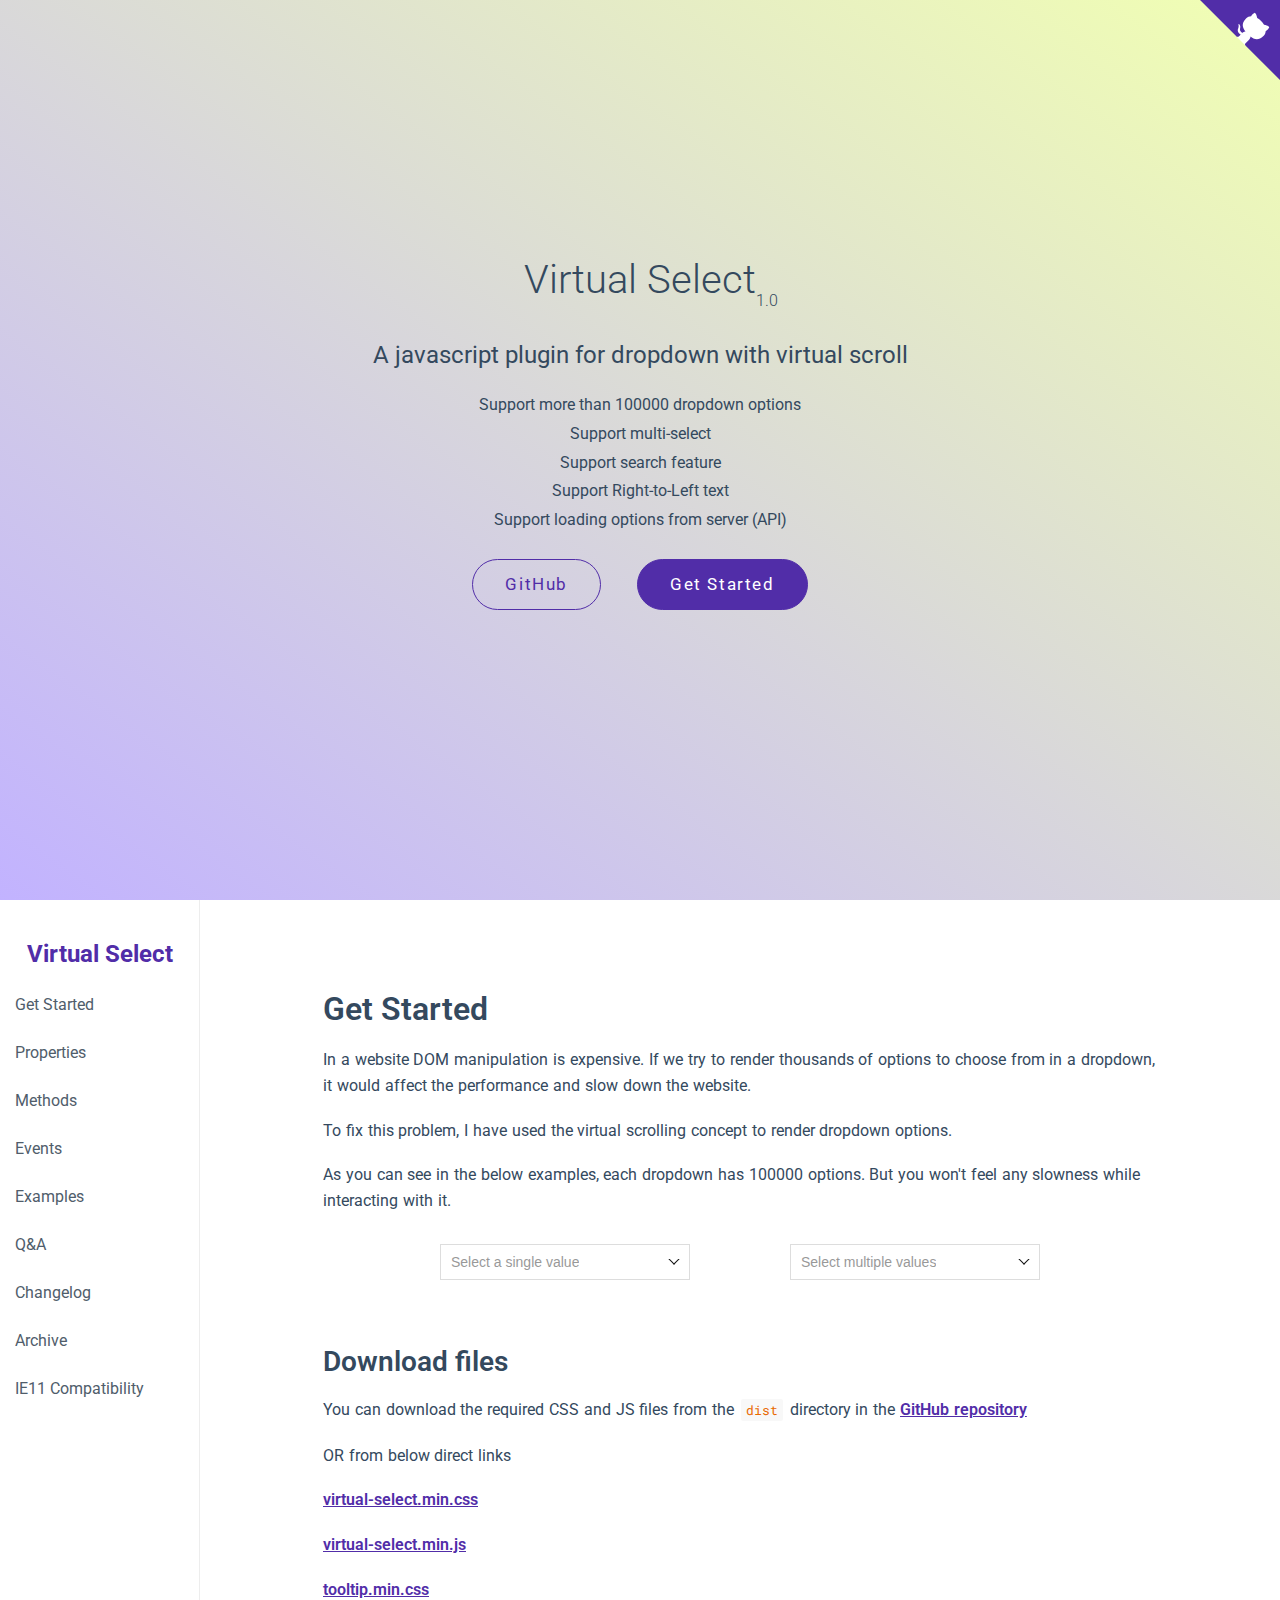
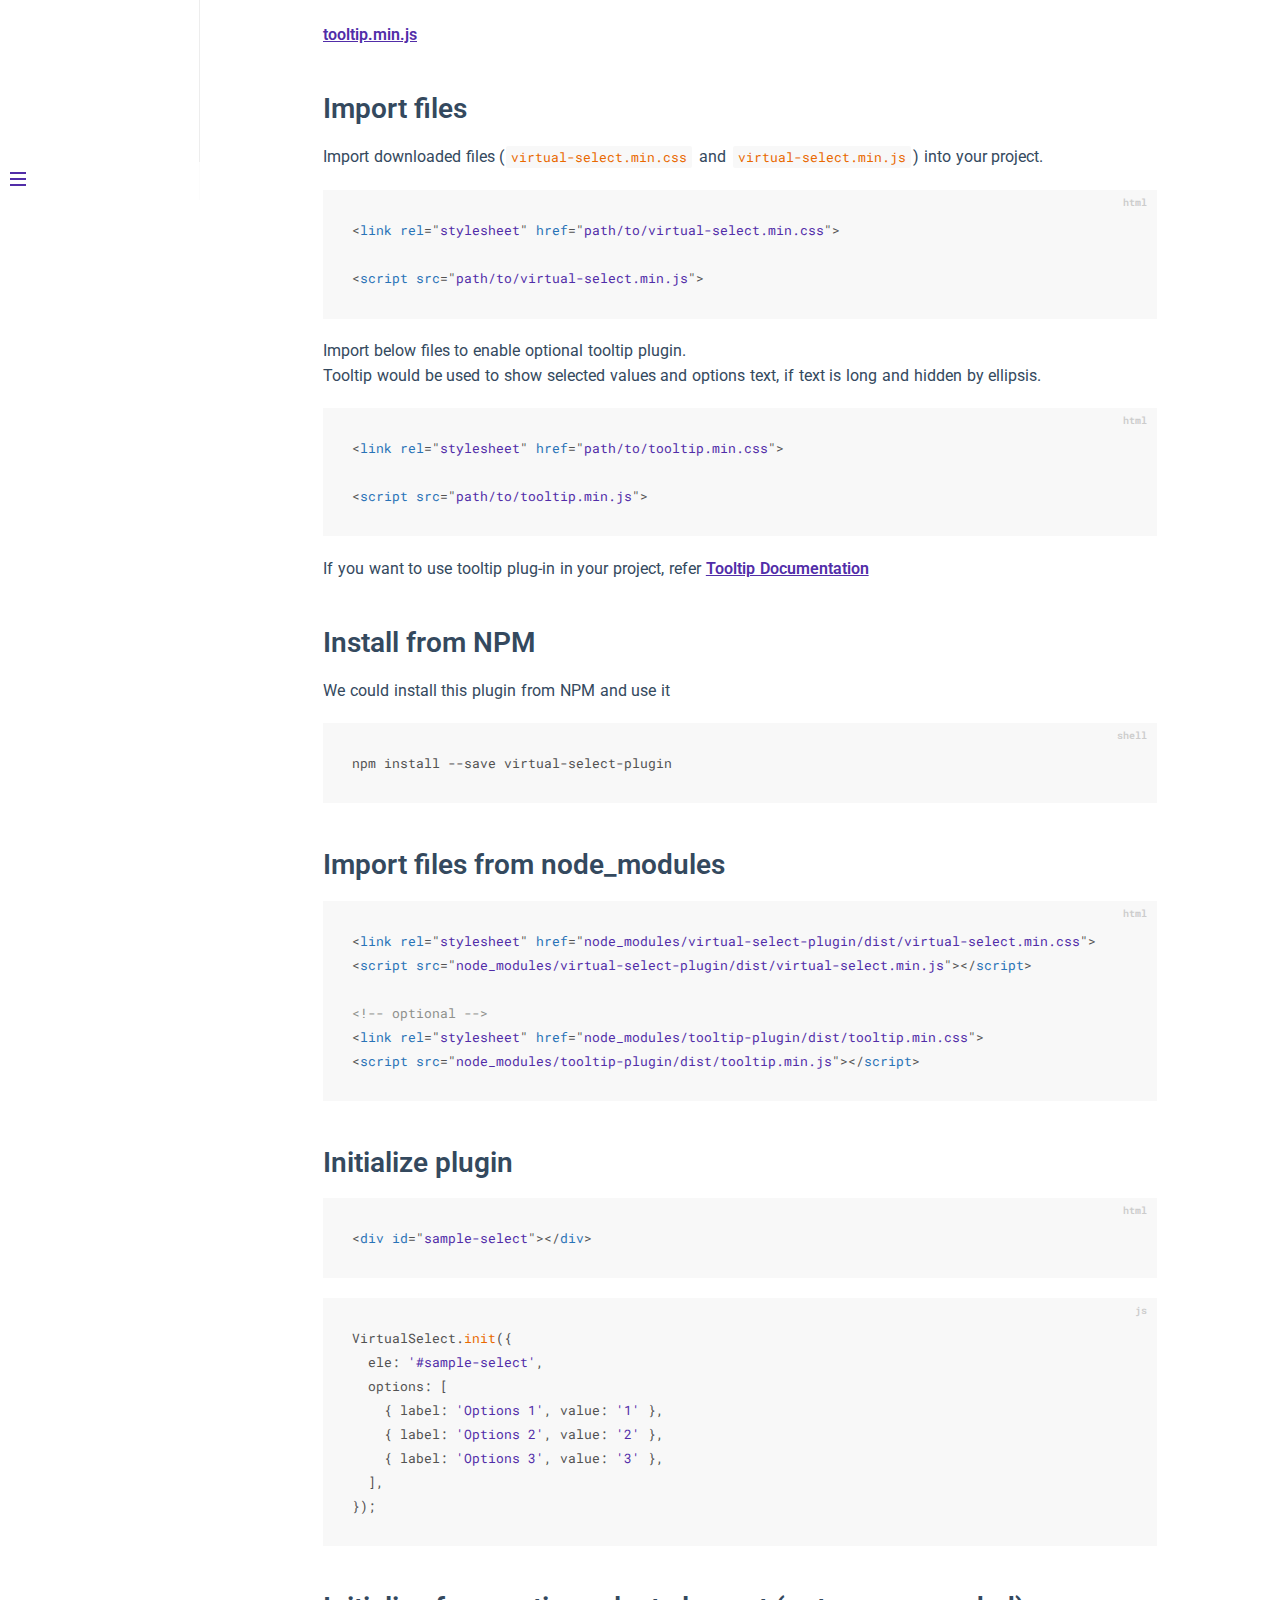
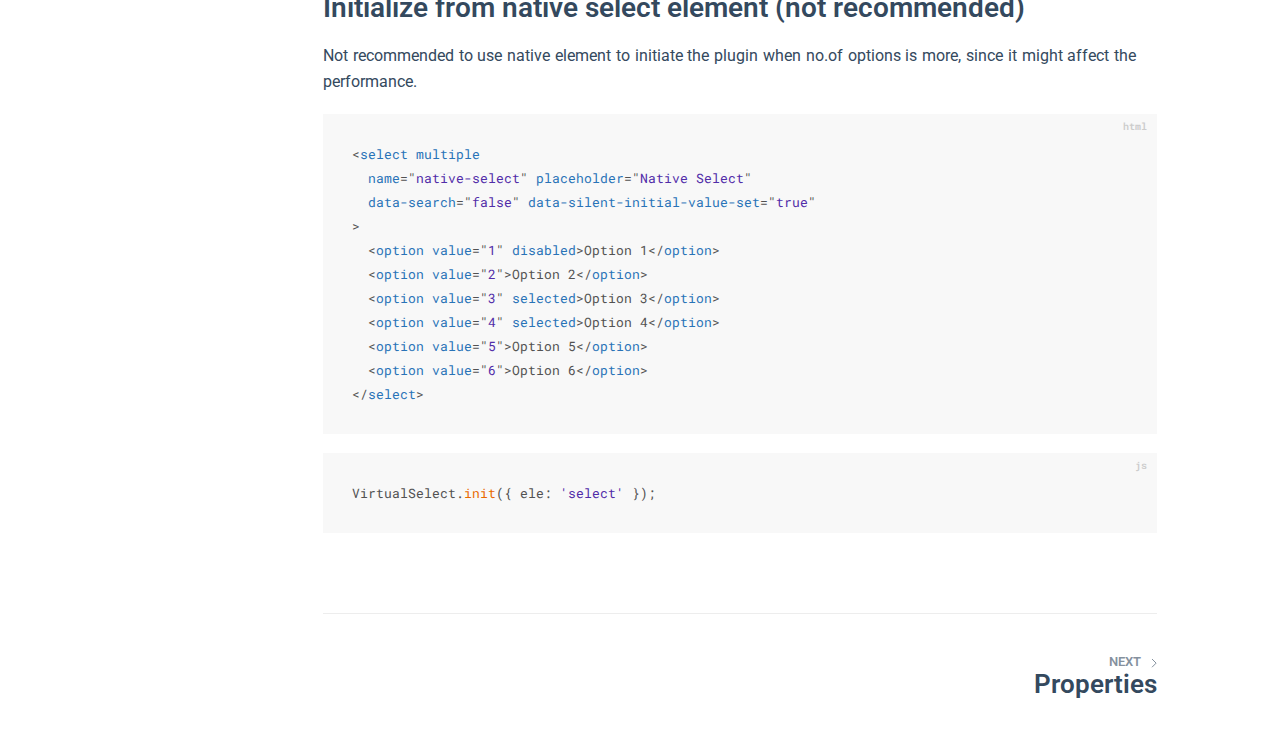
<file: virtual-select-master/docs/index.html>
<!DOCTYPE html>
<html lang="en">
  <head>
    <meta charset="UTF-8" />
    <meta http-equiv="X-UA-Compatible" content="IE=edge,chrome=1" />
    <meta name="description" content="A javascript plugin for dropdown with virtual scroll" />
    <meta name="keywords" content="Virtual Select, Javascript plugin, JS plugin, Dropdown plugin" />
    <meta name="author" content="Sa Si Dev" />
    <meta name="viewport" content="width=device-width, initial-scale=1.0, minimum-scale=1.0" />

    <title>Virtual Select</title>

    <link href="https://fonts.googleapis.com/css2?family=Roboto&display=swap" rel="stylesheet" />

    <link rel="stylesheet" href="assets/external/vue.css" />
    <link rel="stylesheet" href="assets/external/flags.css" />
    <link rel="stylesheet" href="assets/virtual-select.min.css" />
    <link rel="stylesheet" href="assets/tooltip.min.css" />
    <link rel="stylesheet" href="assets/styles.css" />

    <!-- Global site tag (gtag.js) - Google Analytics -->
    <script async src="https://www.googletagmanager.com/gtag/js?id=G-8SKMSNVRP8"></script>
    <script>
      window.dataLayer = window.dataLayer || [];
      function gtag() {
        dataLayer.push(arguments);
      }
      gtag('js', new Date());

      gtag('config', 'G-8SKMSNVRP8');
    </script>

    <!-- Google Tag Manager -->
    <script>
      (function (w, d, s, l, i) {
        w[l] = w[l] || [];
        w[l].push({ 'gtm.start': new Date().getTime(), 'event': 'gtm.js' });
        var f = d.getElementsByTagName(s)[0],
          j = d.createElement(s),
          dl = l != 'dataLayer' ? '&l=' + l : '';
        j.async = true;
        j.src = 'https://www.googletagmanager.com/gtm.js?id=' + i + dl;
        f.parentNode.insertBefore(j, f);
      })(window, document, 'script', 'dataLayer', 'GTM-W36CH4T');
    </script>
  </head>
  <body>
    <div id="app"></div>

    <script src="assets/virtual-select.min.js"></script>
    <script src="assets/tooltip.min.js"></script>
    <script src="assets/script.js"></script>

    <script src="assets/external/docsify.4.min.js"></script>
    <script src="assets/external/docsify-copy-code.min.js"></script>
    <script src="assets/external/docsify-pagination.min.js"></script>
    <script src="assets/external/prism-javascript.min.js"></script>
  </body>
</html>
</file>
<file: virtual-select-master/docs/assets/external/vue.css>
@import url("https://fonts.googleapis.com/css?family=Roboto+Mono|Source+Sans+Pro:300,400,600");*{-webkit-font-smoothing:antialiased;-webkit-overflow-scrolling:touch;-webkit-tap-highlight-color:rgba(0,0,0,0);-webkit-text-size-adjust:none;-webkit-touch-callout:none;box-sizing:border-box}body:not(.ready){overflow:hidden}body:not(.ready) .app-nav,body:not(.ready)>nav,body:not(.ready) [data-cloak]{display:none}div#app{font-size:30px;font-weight:lighter;margin:40vh auto;text-align:center}div#app:empty:before{content:"Loading..."}.emoji{height:1.2rem;vertical-align:middle}.progress{background-color:var(--theme-color,#42b983);height:2px;left:0;position:fixed;right:0;top:0;transition:width .2s,opacity .4s;width:0;z-index:999999}.search .search-keyword,.search a:hover{color:var(--theme-color,#42b983)}.search .search-keyword{font-style:normal;font-weight:700}body,html{height:100%}body{-moz-osx-font-smoothing:grayscale;-webkit-font-smoothing:antialiased;color:#34495e;font-family:Source Sans Pro,Helvetica Neue,Arial,sans-serif;font-size:15px;letter-spacing:0;margin:0;overflow-x:hidden}img{max-width:100%}a[disabled]{cursor:not-allowed;opacity:.6}kbd{border:1px solid #ccc;border-radius:3px;display:inline-block;font-size:12px!important;line-height:12px;margin-bottom:3px;padding:3px 5px;vertical-align:middle}li input[type=checkbox]{margin:0 .2em .25em 0;vertical-align:middle}.app-nav{margin:25px 60px 0 0;position:absolute;right:0;text-align:right;z-index:10}.app-nav.no-badge{margin-right:25px}.app-nav p{margin:0}.app-nav>a{margin:0 1rem;padding:5px 0}.app-nav li,.app-nav ul{display:inline-block;list-style:none;margin:0}.app-nav a{color:inherit;font-size:16px;text-decoration:none;transition:color .3s}.app-nav a.active,.app-nav a:hover{color:var(--theme-color,#42b983)}.app-nav a.active{border-bottom:2px solid var(--theme-color,#42b983)}.app-nav li{display:inline-block;margin:0 1rem;padding:5px 0;position:relative;cursor:pointer}.app-nav li ul{background-color:#fff;border:1px solid;border-color:#ddd #ddd #ccc;border-radius:4px;box-sizing:border-box;display:none;max-height:calc(100vh - 61px);overflow-y:auto;padding:10px 0;position:absolute;right:-15px;text-align:left;top:100%;white-space:nowrap}.app-nav li ul li{display:block;font-size:14px;line-height:1rem;margin:8px 14px;white-space:nowrap}.app-nav li ul a{display:block;font-size:inherit;margin:0;padding:0}.app-nav li ul a.active{border-bottom:0}.app-nav li:hover ul{display:block}.github-corner{border-bottom:0;position:fixed;right:0;text-decoration:none;top:0;z-index:1}.github-corner:hover .octo-arm{-webkit-animation:octocat-wave .56s ease-in-out;animation:octocat-wave .56s ease-in-out}.github-corner svg{color:#fff;fill:var(--theme-color,#42b983);height:80px;width:80px}main{display:block;position:relative;width:100vw;height:100%;z-index:0}main.hidden{display:none}.anchor{display:inline-block;text-decoration:none;transition:all .3s}.anchor span{color:#34495e}.anchor:hover{text-decoration:underline}.sidebar{border-right:1px solid rgba(0,0,0,.07);overflow-y:auto;padding:40px 0 0;position:absolute;top:0;bottom:0;left:0;transition:transform .25s ease-out;width:300px;z-index:20}.sidebar>h1{margin:0 auto 1rem;font-size:1.5rem;font-weight:300;text-align:center}.sidebar>h1 a{color:inherit;text-decoration:none}.sidebar>h1 .app-nav{display:block;position:static}.sidebar .sidebar-nav{line-height:2em;padding-bottom:40px}.sidebar li.collapse .app-sub-sidebar{display:none}.sidebar ul{margin:0 0 0 15px;padding:0}.sidebar li>p{font-weight:700;margin:0}.sidebar ul,.sidebar ul li{list-style:none}.sidebar ul li a{border-bottom:none;display:block}.sidebar ul li ul{padding-left:20px}.sidebar::-webkit-scrollbar{width:4px}.sidebar::-webkit-scrollbar-thumb{background:transparent;border-radius:4px}.sidebar:hover::-webkit-scrollbar-thumb{background:hsla(0,0%,53.3%,.4)}.sidebar:hover::-webkit-scrollbar-track{background:hsla(0,0%,53.3%,.1)}.sidebar-toggle{background-color:transparent;background-color:hsla(0,0%,100%,.8);border:0;outline:none;padding:10px;position:absolute;bottom:0;left:0;text-align:center;transition:opacity .3s;width:284px;z-index:30;cursor:pointer}.sidebar-toggle:hover .sidebar-toggle-button{opacity:.4}.sidebar-toggle span{background-color:var(--theme-color,#42b983);display:block;margin-bottom:4px;width:16px;height:2px}body.sticky .sidebar,body.sticky .sidebar-toggle{position:fixed}.content{padding-top:60px;position:absolute;top:0;right:0;bottom:0;left:300px;transition:left .25s ease}.markdown-section{margin:0 auto;max-width:80%;padding:30px 15px 40px;position:relative}.markdown-section>*{box-sizing:border-box;font-size:inherit}.markdown-section>:first-child{margin-top:0!important}.markdown-section hr{border:none;border-bottom:1px solid #eee;margin:2em 0}.markdown-section iframe{border:1px solid #eee;width:1px;min-width:100%}.markdown-section table{border-collapse:collapse;border-spacing:0;display:block;margin-bottom:1rem;overflow:auto;width:100%}.markdown-section th{font-weight:700}.markdown-section td,.markdown-section th{border:1px solid #ddd;padding:6px 13px}.markdown-section tr{border-top:1px solid #ccc}.markdown-section p.tip,.markdown-section tr:nth-child(2n){background-color:#f8f8f8}.markdown-section p.tip{border-bottom-right-radius:2px;border-left:4px solid #f66;border-top-right-radius:2px;margin:2em 0;padding:12px 24px 12px 30px;position:relative}.markdown-section p.tip:before{background-color:#f66;border-radius:100%;color:#fff;content:"!";font-family:Dosis,Source Sans Pro,Helvetica Neue,Arial,sans-serif;font-size:14px;font-weight:700;left:-12px;line-height:20px;position:absolute;height:20px;width:20px;text-align:center;top:14px}.markdown-section p.tip code{background-color:#efefef}.markdown-section p.tip em{color:#34495e}.markdown-section p.warn{background:rgba(66,185,131,.1);border-radius:2px;padding:1rem}.markdown-section ul.task-list>li{list-style-type:none}body.close .sidebar{transform:translateX(-300px)}body.close .sidebar-toggle{width:auto}body.close .content{left:0}@media print{.app-nav,.github-corner,.sidebar,.sidebar-toggle{display:none}}@media screen and (max-width:768px){.github-corner,.sidebar,.sidebar-toggle{position:fixed}.app-nav{margin-top:16px}.app-nav li ul{top:30px}main{height:auto;overflow-x:hidden}.sidebar{left:-300px;transition:transform .25s ease-out}.content{left:0;max-width:100vw;position:static;padding-top:20px;transition:transform .25s ease}.app-nav,.github-corner{transition:transform .25s ease-out}.sidebar-toggle{background-color:transparent;width:auto;padding:30px 30px 10px 10px}body.close .sidebar{transform:translateX(300px)}body.close .sidebar-toggle{background-color:hsla(0,0%,100%,.8);transition:background-color 1s;width:284px;padding:10px}body.close .content{transform:translateX(300px)}body.close .app-nav,body.close .github-corner{display:none}.github-corner:hover .octo-arm{-webkit-animation:none;animation:none}.github-corner .octo-arm{-webkit-animation:octocat-wave .56s ease-in-out;animation:octocat-wave .56s ease-in-out}}@-webkit-keyframes octocat-wave{0%,to{transform:rotate(0)}20%,60%{transform:rotate(-25deg)}40%,80%{transform:rotate(10deg)}}@keyframes octocat-wave{0%,to{transform:rotate(0)}20%,60%{transform:rotate(-25deg)}40%,80%{transform:rotate(10deg)}}section.cover{align-items:center;background-position:50%;background-repeat:no-repeat;background-size:cover;height:100vh;width:100vw;display:none}section.cover.show{display:flex}section.cover.has-mask .mask{background-color:#fff;opacity:.8;position:absolute;top:0;height:100%;width:100%}section.cover .cover-main{flex:1;margin:-20px 16px 0;text-align:center;position:relative}section.cover a{color:inherit}section.cover a,section.cover a:hover{text-decoration:none}section.cover p{line-height:1.5rem;margin:1em 0}section.cover h1{color:inherit;font-size:2.5rem;font-weight:300;margin:.625rem 0 2.5rem;position:relative;text-align:center}section.cover h1 a{display:block}section.cover h1 small{bottom:-.4375rem;font-size:1rem;position:absolute}section.cover blockquote{font-size:1.5rem;text-align:center}section.cover ul{line-height:1.8;list-style-type:none;margin:1em auto;max-width:500px;padding:0}section.cover .cover-main>p:last-child a{border-radius:2rem;border:1px solid var(--theme-color,#42b983);box-sizing:border-box;color:var(--theme-color,#42b983);display:inline-block;font-size:1.05rem;letter-spacing:.1rem;margin:.5rem 1rem;padding:.75em 2rem;text-decoration:none;transition:all .15s ease}section.cover .cover-main>p:last-child a:last-child{background-color:var(--theme-color,#42b983);color:#fff}section.cover .cover-main>p:last-child a:last-child:hover{color:inherit;opacity:.8}section.cover .cover-main>p:last-child a:hover{color:inherit}section.cover blockquote>p>a{border-bottom:2px solid var(--theme-color,#42b983);transition:color .3s}section.cover blockquote>p>a:hover{color:var(--theme-color,#42b983)}.sidebar,body{background-color:#fff}.sidebar{color:#364149}.sidebar li{margin:6px 0}.sidebar ul li a{color:#505d6b;font-size:14px;font-weight:400;overflow:hidden;text-decoration:none;text-overflow:ellipsis;white-space:nowrap}.sidebar ul li a:hover{text-decoration:underline}.sidebar ul li ul{padding:0}.sidebar ul li.active>a{border-right:2px solid;color:var(--theme-color,#42b983);font-weight:600}.app-sub-sidebar li:before{content:"-";padding-right:4px;float:left}.markdown-section h1,.markdown-section h2,.markdown-section h3,.markdown-section h4,.markdown-section strong{color:#2c3e50;font-weight:600}.markdown-section a{color:var(--theme-color,#42b983);font-weight:600}.markdown-section h1{font-size:2rem;margin:0 0 1rem}.markdown-section h2{font-size:1.75rem;margin:45px 0 .8rem}.markdown-section h3{font-size:1.5rem;margin:40px 0 .6rem}.markdown-section h4{font-size:1.25rem}.markdown-section h5{font-size:1rem}.markdown-section h6{color:#777;font-size:1rem}.markdown-section figure,.markdown-section p{margin:1.2em 0}.markdown-section ol,.markdown-section p,.markdown-section ul{line-height:1.6rem;word-spacing:.05rem}.markdown-section ol,.markdown-section ul{padding-left:1.5rem}.markdown-section blockquote{border-left:4px solid var(--theme-color,#42b983);color:#858585;margin:2em 0;padding-left:20px}.markdown-section blockquote p{font-weight:600;margin-left:0}.markdown-section iframe{margin:1em 0}.markdown-section em{color:#7f8c8d}.markdown-section code,.markdown-section output:after,.markdown-section pre{font-family:Roboto Mono,Monaco,courier,monospace}.markdown-section code,.markdown-section pre{background-color:#f8f8f8}.markdown-section output,.markdown-section pre{margin:1.2em 0;position:relative}.markdown-section output,.markdown-section pre>code{border-radius:2px;display:block}.markdown-section output:after,.markdown-section pre>code{-moz-osx-font-smoothing:initial;-webkit-font-smoothing:initial}.markdown-section code{border-radius:2px;color:#e96900;margin:0 2px;padding:3px 5px;white-space:pre-wrap}.markdown-section>:not(h1):not(h2):not(h3):not(h4):not(h5):not(h6) code{font-size:.8rem}.markdown-section pre{padding:0 1.4rem;line-height:1.5rem;overflow:auto;word-wrap:normal}.markdown-section pre>code{color:#525252;font-size:.8rem;padding:2.2em 5px;line-height:inherit;margin:0 2px;max-width:inherit;overflow:inherit;white-space:inherit}.markdown-section output{padding:1.7rem 1.4rem;border:1px dotted #ccc}.markdown-section output>:first-child{margin-top:0}.markdown-section output>:last-child{margin-bottom:0}.markdown-section code:after,.markdown-section code:before,.markdown-section output:after,.markdown-section output:before{letter-spacing:.05rem}.markdown-section output:after,.markdown-section pre:after{color:#ccc;font-size:.6rem;font-weight:600;height:15px;line-height:15px;padding:5px 10px 0;position:absolute;right:0;text-align:right;top:0;content:attr(data-lang)}.token.cdata,.token.comment,.token.doctype,.token.prolog{color:#8e908c}.token.namespace{opacity:.7}.token.boolean,.token.number{color:#c76b29}.token.punctuation{color:#525252}.token.property{color:#c08b30}.token.tag{color:#2973b7}.token.string{color:var(--theme-color,#42b983)}.token.selector{color:#6679cc}.token.attr-name{color:#2973b7}.language-css .token.string,.style .token.string,.token.entity,.token.url{color:#22a2c9}.token.attr-value,.token.control,.token.directive,.token.unit{color:var(--theme-color,#42b983)}.token.function,.token.keyword{color:#e96900}.token.atrule,.token.regex,.token.statement{color:#22a2c9}.token.placeholder,.token.variable{color:#3d8fd1}.token.deleted{text-decoration:line-through}.token.inserted{border-bottom:1px dotted #202746;text-decoration:none}.token.italic{font-style:italic}.token.bold,.token.important{font-weight:700}.token.important{color:#c94922}.token.entity{cursor:help}code .token{-moz-osx-font-smoothing:initial;-webkit-font-smoothing:initial;min-height:1.5rem;position:relative;left:auto}
</file>
<file: virtual-select-master/docs/assets/external/flags.css>
/*!
 * Generated with CSS Flag Sprite generator (https://www.flag-sprites.com/)
 */
.flag{display:inline-block;position: relative;width:16px;height:11px;background:url('./flags.png') no-repeat}.flag.flag-gu{background-position:-96px -55px}.flag.flag-mn{background-position:-208px -88px}.flag.flag-va{background-position:-48px -154px}.flag.flag-tibet{background-position:-32px -143px}.flag.flag-fo{background-position:-64px -44px}.flag.flag-th{background-position:-16px -143px}.flag.flag-tr{background-position:-144px -143px}.flag.flag-tl{background-position:-80px -143px}.flag.flag-kz{background-position:-144px -77px}.flag.flag-zm{background-position:-16px -165px}.flag.flag-uz{background-position:-32px -154px}.flag.flag-dk{background-position:-64px -33px}.flag.flag-scotland{background-position:-176px -121px}.flag.flag-gi{background-position:-224px -44px}.flag.flag-gy{background-position:-128px -55px}.flag.flag-bj{background-position:-112px -11px}.flag.flag-fr{background-position:-80px -44px}.flag.flag-mo{background-position:-224px -88px}.flag.flag-ir{background-position:-112px -66px}.flag.flag-io{background-position:-80px -66px}.flag.flag-tm{background-position:-96px -143px}.flag.flag-ch{background-position:-96px -22px}.flag.flag-mt{background-position:-32px -99px}.flag.flag-nl{background-position:-240px -99px}.flag.flag-gp{background-position:-16px -55px}.flag.flag-im{background-position:-48px -66px}.flag.flag-tv{background-position:-176px -143px}.flag.flag-mu{background-position:-48px -99px}.flag.flag-pe{background-position:-96px -110px}.flag.flag-vi{background-position:-112px -154px}.flag.flag-hn{background-position:-176px -55px}.flag.flag-ss{background-position:-128px -132px}.flag.flag-ae{background-position:-16px 0}.flag.flag-td{background-position:-240px -132px}.flag.flag-pw{background-position:0 -121px}.flag.flag-nu{background-position:-32px -110px}.flag.flag-bt{background-position:-208px -11px}.flag.flag-ms{background-position:-16px -99px}.flag.flag-cv{background-position:-240px -22px}.flag.flag-es{background-position:-224px -33px}.flag.flag-mh{background-position:-144px -88px}.flag.flag-la{background-position:-160px -77px}.flag.flag-vn{background-position:-128px -154px}.flag.flag-py{background-position:-16px -121px}.flag.flag-br{background-position:-176px -11px}.flag.flag-ye{background-position:-224px -154px}.flag.flag-ie{background-position:0 -66px}.flag.flag-gh{background-position:-208px -44px}.flag.flag-cg{background-position:-80px -22px}.flag.flag-cu{background-position:-224px -22px}.flag.flag-hu{background-position:-224px -55px}.flag.flag-sg{background-position:-224px -121px}.flag.flag-at{background-position:-176px 0}.flag.flag-lk{background-position:-224px -77px}.flag.flag-vu{background-position:-144px -154px}.flag.flag-bo{background-position:-160px -11px}.flag.flag-jo{background-position:-208px -66px}.flag.flag-er{background-position:-208px -33px}.flag.flag-za{background-position:-256px -154px}.flag.flag-rs{background-position:-80px -121px}.flag.flag-nr{background-position:-16px -110px}.flag.flag-ls{background-position:-256px -77px}.flag.flag-jm{background-position:-192px -66px}.flag.flag-tz{background-position:-208px -143px}.flag.flag-ki{background-position:-16px -77px}.flag.flag-sj{background-position:0 -132px}.flag.flag-cz{background-position:-16px -33px}.flag.flag-pg{background-position:-128px -110px}.flag.flag-lv{background-position:-32px -88px}.flag.flag-do{background-position:-96px -33px}.flag.flag-lu{background-position:-16px -88px}.flag.flag-no{background-position:-256px -99px}.flag.flag-kw{background-position:-112px -77px}.flag.flag-mx{background-position:-96px -99px}.flag.flag-yt{background-position:-240px -154px}.flag.flag-ly{background-position:-48px -88px}.flag.flag-cy{background-position:0 -33px}.flag.flag-ph{background-position:-144px -110px}.flag.flag-my{background-position:-112px -99px}.flag.flag-sm{background-position:-48px -132px}.flag.flag-et{background-position:-240px -33px}.flag.flag-ru{background-position:-96px -121px}.flag.flag-tj{background-position:-48px -143px}.flag.flag-ai{background-position:-64px 0}.flag.flag-pl{background-position:-176px -110px}.flag.flag-kp{background-position:-64px -77px}.flag.flag-uy{background-position:-16px -154px}.flag.flag-gb{background-position:-112px -44px}.flag.flag-gs{background-position:-64px -55px}.flag.flag-kurdistan{background-position:-96px -77px}.flag.flag-rw{background-position:-112px -121px}.flag.flag-ec{background-position:-128px -33px}.flag.flag-mm{background-position:-192px -88px}.flag.flag-pa{background-position:-80px -110px}.flag.flag-wales{background-position:-160px -154px}.flag.flag-kg{background-position:-256px -66px}.flag.flag-ve{background-position:-80px -154px}.flag.flag-tk{background-position:-64px -143px}.flag.flag-ca{background-position:-16px -22px}.flag.flag-is{background-position:-128px -66px}.flag.flag-ke{background-position:-240px -66px}.flag.flag-ro{background-position:-64px -121px}.flag.flag-gq{background-position:-32px -55px}.flag.flag-pt{background-position:-256px -110px}.flag.flag-tf{background-position:-256px -132px}.flag.flag-ad{background-position:0 0}.flag.flag-sk{background-position:-16px -132px}.flag.flag-pm{background-position:-192px -110px}.flag.flag-om{background-position:-64px -110px}.flag.flag-an{background-position:-112px 0}.flag.flag-ws{background-position:-192px -154px}.flag.flag-sh{background-position:-240px -121px}.flag.flag-mp{background-position:-240px -88px}.flag.flag-gt{background-position:-80px -55px}.flag.flag-cf{background-position:-64px -22px}.flag.flag-zanzibar{background-position:0 -165px}.flag.flag-mw{background-position:-80px -99px}.flag.flag-catalonia{background-position:-32px -22px}.flag.flag-ug{background-position:-240px -143px}.flag.flag-je{background-position:-176px -66px}.flag.flag-km{background-position:-32px -77px}.flag.flag-in{background-position:-64px -66px}.flag.flag-bf{background-position:-48px -11px}.flag.flag-mc{background-position:-80px -88px}.flag.flag-sy{background-position:-192px -132px}.flag.flag-sn{background-position:-64px -132px}.flag.flag-kr{background-position:-80px -77px}.flag.flag-eu{background-position:-256px -33px}.flag.flag-bn{background-position:-144px -11px}.flag.flag-st{background-position:-144px -132px}.flag.flag-england{background-position:-192px -33px}.flag.flag-lc{background-position:-192px -77px}.flag.flag-dm{background-position:-80px -33px}.flag.flag-be{background-position:-32px -11px}.flag.flag-ni{background-position:-224px -99px}.flag.flag-ua{background-position:-224px -143px}.flag.flag-mz{background-position:-128px -99px}.flag.flag-pf{background-position:-112px -110px}.flag.flag-tn{background-position:-112px -143px}.flag.flag-ee{background-position:-144px -33px}.flag.flag-xk{background-position:-208px -154px}.flag.flag-sx{background-position:-176px -132px}.flag.flag-sd{background-position:-192px -121px}.flag.flag-gd{background-position:-128px -44px}.flag.flag-ci{background-position:-112px -22px}.flag.flag-sz{background-position:-208px -132px}.flag.flag-cl{background-position:-144px -22px}.flag.flag-fi{background-position:0 -44px}.flag.flag-ga{background-position:-96px -44px}.flag.flag-jp{background-position:-224px -66px}.flag.flag-de{background-position:-32px -33px}.flag.flag-np{background-position:0 -110px}.flag.flag-re{background-position:-48px -121px}.flag.flag-bg{background-position:-64px -11px}.flag.flag-sc{background-position:-160px -121px}.flag.flag-ng{background-position:-208px -99px}.flag.flag-qa{background-position:-32px -121px}.flag.flag-mk{background-position:-160px -88px}.flag.flag-aw{background-position:-208px 0}.flag.flag-kn{background-position:-48px -77px}.flag.flag-al{background-position:-80px 0}.flag.flag-bw{background-position:-240px -11px}.flag.flag-um{background-position:-256px -143px}.flag.flag-ky{background-position:-128px -77px}.flag.flag-tt{background-position:-160px -143px}.flag.flag-so{background-position:-80px -132px}.flag.flag-lt{background-position:0 -88px}.flag.flag-by{background-position:-256px -11px}.flag.flag-bb{background-position:0 -11px}.flag.flag-us{background-position:0 -154px}.flag.flag-md{background-position:-96px -88px}.flag.flag-ag{background-position:-48px 0}.flag.flag-hm{background-position:-160px -55px}.flag.flag-as{background-position:-160px 0}.flag.flag-eg{background-position:-160px -33px}.flag.flag-sv{background-position:-160px -132px}.flag.flag-sl{background-position:-32px -132px}.flag.flag-fk{background-position:-32px -44px}.flag.flag-am{background-position:-96px 0}.flag.flag-ck{background-position:-128px -22px}.flag.flag-tw{background-position:-192px -143px}.flag.flag-kh{background-position:0 -77px}.flag.flag-to{background-position:-128px -143px}.flag.flag-se{background-position:-208px -121px}.flag.flag-cd{background-position:-48px -22px}.flag.flag-pn{background-position:-208px -110px}.flag.flag-gr{background-position:-48px -55px}.flag.flag-id{background-position:-256px -55px}.flag.flag-vc{background-position:-64px -154px}.flag.flag-somaliland{background-position:-96px -132px}.flag.flag-bi{background-position:-96px -11px}.flag.flag-pk{background-position:-160px -110px}.flag.flag-pr{background-position:-224px -110px}.flag.flag-bd{background-position:-16px -11px}.flag.flag-co{background-position:-192px -22px}.flag.flag-fm{background-position:-48px -44px}.flag.flag-bm{background-position:-128px -11px}.flag.flag-ar{background-position:-144px 0}.flag.flag-bv{background-position:-224px -11px}.flag.flag-sb{background-position:-144px -121px}.flag.flag-mq{background-position:-256px -88px}.flag.flag-eh{background-position:-176px -33px}.flag.flag-bh{background-position:-80px -11px}.flag.flag-it{background-position:-144px -66px}.flag.flag-hr{background-position:-192px -55px}.flag.flag-sa{background-position:-128px -121px}.flag.flag-mv{background-position:-64px -99px}.flag.flag-mg{background-position:-128px -88px}.flag.flag-dz{background-position:-112px -33px}.flag.flag-gg{background-position:-192px -44px}.flag.flag-gm{background-position:-256px -44px}.flag.flag-af{background-position:-32px 0}.flag.flag-li{background-position:-208px -77px}.flag.flag-sr{background-position:-112px -132px}.flag.flag-vg{background-position:-96px -154px}.flag.flag-cr{background-position:-208px -22px}.flag.flag-tc{background-position:-224px -132px}.flag.flag-ao{background-position:-128px 0}.flag.flag-ma{background-position:-64px -88px}.flag.flag-mr{background-position:0 -99px}.flag.flag-gn{background-position:0 -55px}.flag.flag-ne{background-position:-176px -99px}.flag.flag-nf{background-position:-192px -99px}.flag.flag-wf{background-position:-176px -154px}.flag.flag-hk{background-position:-144px -55px}.flag.flag-gf{background-position:-160px -44px}.flag.flag-ps{background-position:-240px -110px}.flag.flag-ic{background-position:-240px -55px}.flag.flag-cw{background-position:-256px -22px}.flag.flag-ml{background-position:-176px -88px}.flag.flag-ax{background-position:-224px 0}.flag.flag-gl{background-position:-240px -44px}.flag.flag-dj{background-position:-48px -33px}.flag.flag-cn{background-position:-176px -22px}.flag.flag-ht{background-position:-208px -55px}.flag.flag-lr{background-position:-240px -77px}.flag.flag-tg{background-position:0 -143px}.flag.flag-ba{background-position:-256px 0}.flag.flag-ge{background-position:-144px -44px}.flag.flag-bz{background-position:0 -22px}.flag.flag-au{background-position:-192px 0}.flag.flag-iq{background-position:-96px -66px}.flag.flag-cm{background-position:-160px -22px}.flag.flag-gw{background-position:-112px -55px}.flag.flag-az{background-position:-240px 0}.flag.flag-na{background-position:-144px -99px}.flag.flag-fj{background-position:-16px -44px}.flag.flag-zw{background-position:-32px -165px}.flag.flag-bs{background-position:-192px -11px}.flag.flag-il{background-position:-16px -66px}.flag.flag-nz{background-position:-48px -110px}.flag.flag-me{background-position:-112px -88px}.flag.flag-si{background-position:-256px -121px}.flag.flag-nc{background-position:-160px -99px}.flag.flag-lb{background-position:-176px -77px}
</file>
<file: virtual-select-master/docs/assets/styles.css>
*:focus {
  outline: none;
}

body {
  font-family: 'Roboto', sans-serif;
  font-size: 16px;
}

/* theme customization - start */
.sidebar {
  width: 200px;
}

.content {
  left: 200px;
}

section.cover .cover-main > p:last-child a:last-child:hover {
  color: #fff;
}

.sidebar > h1 {
  font-weight: bold;
  color: var(--theme-color, #42b983);
}

.sidebar ul li a {
  font-size: 16px;
  padding: 5px 0;
}

.sidebar ul li a:hover {
  text-decoration: none;
  color: var(--theme-color, #42b983);
}

section.cover {
  background: linear-gradient(to left bottom, hsl(71, 100%, 85%) 0%, hsl(252, 100%, 85%) 100%) !important;
}

.markdown-section td,
.markdown-section th {
  padding: 10px 15px;
  line-height: 30px;
}

@media screen and (max-width: 768px) {
  .sidebar-toggle {
    display: flex;
    justify-content: center;
    align-items: center;
    width: 56px;
    height: 56px;
    left: 20px;
    bottom: 20px;
    padding: 0;
    background-color: var(--theme-color, #42b983);
    border-radius: 50%;
  }

  .sidebar-toggle span {
    background-color: #fff;
  }

  .sidebar-toggle span:last-child {
    margin-bottom: 0;
  }

  body.close .sidebar-toggle {
    display: none;
  }

  .markdown-section {
    padding-bottom: 100px;
  }
}

@media only screen and (max-width: 576px) {
  .markdown-section {
    max-width: 100%;
    padding-left: 30px;
    padding-right: 30px;
  }
}
/* theme customization - end */

.btn {
  display: inline-flex;
  align-items: center;
  justify-content: center;
  border-radius: 2rem;
  border: 1px solid var(--theme-color, #42b983);
  box-sizing: border-box;
  color: var(--theme-color, #42b983);
  display: inline-flex;
  font-size: 14px;
  letter-spacing: 0.1rem;
  margin: 0.5rem 1rem;
  padding: 0.5em 1rem;
  text-decoration: none;
  transition: all 0.15s ease;
  background-color: var(--theme-color, #42b983);
  color: #fff;
  cursor: pointer;
}

.get-started-example {
  display: flex;
  justify-content: space-between;
  max-width: 600px;
  margin: 30px auto 0;
  flex-wrap: wrap;
}

.get-started-example .vscomp-ele {
  margin-bottom: 20px;
}

.vscomp-option-text .flag {
  margin-right: 12px;
  -webkit-transform: scale(1.4);
  transform: scale(1.4);
}

.vscomp-wrapper.text-direction-rtl .vscomp-option-text .flag {
  margin-right: 0;
  margin-left: 12px;
}

#show-value-as-tags-select {
  max-width: 400px;
}

#validation-select {
  margin-bottom: 20px;
}
</file>
<file: virtual-select-master/docs/assets/virtual-select.min.css>
/*!
 * Virtual Select v1.0.30
 * https://sa-si-dev.github.io/virtual-select
 * Licensed under MIT (https://github.com/sa-si-dev/virtual-select/blob/master/LICENSE)
 */
@-webkit-keyframes vscomp-animation-spin{to{transform:rotateZ(360deg)}}@keyframes vscomp-animation-spin{to{transform:rotateZ(360deg)}}.vscomp-popup-active{overflow:hidden !important}.vscomp-ele{display:inline-block;max-width:250px;width:100%}.vscomp-wrapper{color:#333;display:inline-flex;flex-wrap:wrap;font-family:sans-serif;font-size:14px;position:relative;text-align:left;width:100%}.vscomp-wrapper *,.vscomp-wrapper *::before,.vscomp-wrapper *::after{box-sizing:border-box}.vscomp-wrapper:focus{outline:none}.vscomp-dropbox-wrapper{left:0;position:absolute;top:0}.vscomp-toggle-button{align-items:center;background-color:#fff;border:1px solid #ddd;cursor:pointer;display:flex;padding:7px 30px 7px 10px;position:relative;width:100%}.vscomp-value{height:20px;line-height:20px;max-width:100%;overflow:hidden;text-overflow:ellipsis;white-space:nowrap}.vscomp-arrow{align-items:center;display:flex;height:100%;justify-content:center;position:absolute;right:0;top:0;width:30px}.vscomp-arrow::after{transform:rotate(45deg);border:1px solid rgba(0,0,0,0);border-bottom-color:#111;border-right-color:#111;content:"";height:8px;margin-top:-6px;width:8px}.vscomp-clear-icon{height:12px;position:relative;width:12px}.vscomp-clear-icon::before,.vscomp-clear-icon::after{background-color:#999;content:"";height:12px;left:5px;position:absolute;top:0;width:2px}.vscomp-clear-icon::before{transform:rotate(45deg)}.vscomp-clear-icon::after{transform:rotate(-45deg)}.vscomp-clear-icon:hover::before,.vscomp-clear-icon:hover::after{background:#333}.vscomp-clear-button{align-items:center;border-radius:50%;display:none;height:24px;justify-content:center;margin-top:-12px;position:absolute;right:30px;top:50%;width:24px}.vscomp-clear-button:hover{background:#ccc}.vscomp-clear-button:hover .vscomp-clear-icon::before,.vscomp-clear-button:hover .vscomp-clear-icon::after{background-color:#333}.vscomp-dropbox-close-button{align-items:center;background-color:#fff;border-radius:50%;bottom:-48px;cursor:pointer;display:none;height:40px;justify-content:center;left:50%;margin-left:-20px;position:absolute;width:40px}.vscomp-value-tag.more-value-count{white-space:nowrap}.vscomp-dropbox-container{width:100%;z-index:2}.vscomp-dropbox{background-color:#fff;width:100%}.vscomp-options-container{max-height:210px;overflow:auto;position:relative}.vscomp-options-bottom-freezer{bottom:0;height:2px;left:0;position:absolute;right:0}.vscomp-option{align-items:center;cursor:pointer;display:flex;flex-wrap:wrap;height:40px;padding:0 15px;position:relative}.vscomp-option.selected{background-color:#eee}.vscomp-option.focused{background-color:#ccc}.vscomp-option.disabled{cursor:default;opacity:.5}.vscomp-option.group-title .vscomp-option-text{cursor:default;opacity:.6}.vscomp-option.group-title.selected{background-color:rgba(0,0,0,0)}.vscomp-option.group-option{padding-left:30px}.vscomp-new-option-icon{height:30px;position:absolute;right:0;top:0;width:30px}.vscomp-new-option-icon::before{border:15px solid #512da8;border-bottom-color:rgba(0,0,0,0);border-left-color:rgba(0,0,0,0);content:"";position:absolute;right:0;top:0}.vscomp-new-option-icon::after{align-items:center;color:#fff;content:"+";display:flex;font-size:18px;height:15px;justify-content:center;position:absolute;right:1px;top:0;width:15px}.vscomp-option-text{overflow:hidden;text-overflow:ellipsis;white-space:nowrap;-webkit-user-select:none;-moz-user-select:none;-ms-user-select:none;user-select:none;width:100%}.vscomp-option-description{overflow:hidden;text-overflow:ellipsis;white-space:nowrap;color:#666;font-size:13px;line-height:15px;width:100%}.vscomp-search-container{align-items:center;border-bottom:1px solid #ddd;display:flex;height:40px;padding:0 5px 0 15px;position:relative}.vscomp-search-input{background-color:rgba(0,0,0,0);border:0;color:inherit;font-size:15px;height:38px;padding:10px 0;width:calc(100% - 30px)}.vscomp-search-input:focus{outline:none}.vscomp-search-clear{align-items:center;color:#999;cursor:pointer;display:flex;font-size:25px;height:30px;justify-content:center;-webkit-user-select:none;-moz-user-select:none;-ms-user-select:none;user-select:none;visibility:hidden;width:30px}.vscomp-search-clear:hover{color:inherit}.vscomp-no-options,.vscomp-no-search-results{align-items:center;display:none;justify-content:center;padding:20px 10px}.vscomp-options-loader{display:none;padding:20px 0;text-align:center}.vscomp-options-loader::before{-webkit-animation:vscomp-animation-spin .8s infinite linear;animation:vscomp-animation-spin .8s infinite linear;background-color:#fff;border-radius:50%;box-shadow:-4px -5px 3px -3px rgba(0,0,0,.3);content:"";display:inline-block;height:40px;opacity:.7;width:40px}.vscomp-ele[disabled]{cursor:not-allowed;-webkit-user-select:none;-moz-user-select:none;-ms-user-select:none;user-select:none}.vscomp-ele[disabled] .vscomp-wrapper{opacity:.7;pointer-events:none}.vscomp-wrapper .checkbox-icon{display:inline-flex;height:15px;margin-right:10px;position:relative;width:15px}.vscomp-wrapper .checkbox-icon::after{transition-duration:.2s;border:2px solid #888;content:"";display:inline-block;height:100%;width:100%}.vscomp-wrapper .checkbox-icon.checked::after{transform:rotate(45deg) translate(1px, -4px);border-color:#512da8;border-left-color:rgba(0,0,0,0);border-top-color:rgba(0,0,0,0);width:50%}.vscomp-wrapper.show-as-popup .vscomp-dropbox-container{align-items:center;background-color:rgba(0,0,0,.5);display:flex;height:100vh;justify-content:center;left:0;opacity:1;overflow:auto;padding:0 10px;position:fixed;top:0;width:100vw}.vscomp-wrapper.show-as-popup .vscomp-dropbox{margin-top:-24px;max-height:calc(80% - 48px);max-width:500px;position:relative;width:80%}.vscomp-wrapper.show-as-popup .vscomp-dropbox-close-button{display:flex}.vscomp-wrapper.popup-position-left .vscomp-dropbox-container{justify-content:flex-start}.vscomp-wrapper.popup-position-right .vscomp-dropbox-container{justify-content:flex-end}.vscomp-wrapper.has-select-all .vscomp-toggle-all-button{align-items:center;cursor:pointer;display:flex}.vscomp-wrapper.has-select-all .vscomp-search-input,.vscomp-wrapper.has-select-all .vscomp-toggle-all-label{width:calc(100% - 55px)}.vscomp-wrapper.has-select-all .vscomp-toggle-all-label{display:none}.vscomp-wrapper:not(.has-search-input) .vscomp-toggle-all-button{width:100%}.vscomp-wrapper:not(.has-search-input) .vscomp-toggle-all-label{display:inline-block}.vscomp-wrapper.multiple .vscomp-option .vscomp-option-text{width:calc(100% - 25px)}.vscomp-wrapper.multiple .vscomp-option .vscomp-option-description{padding-left:25px}.vscomp-wrapper.multiple .vscomp-option.selected .checkbox-icon::after{transform:rotate(45deg) translate(1px, -4px);border-color:#512da8;border-left-color:rgba(0,0,0,0);border-top-color:rgba(0,0,0,0);width:50%}.vscomp-wrapper.focused .vscomp-toggle-button,.vscomp-wrapper:focus .vscomp-toggle-button{box-shadow:0 2px 2px 0 rgba(0,0,0,.14),0 3px 1px -2px rgba(0,0,0,.12),0 1px 5px 0 rgba(0,0,0,.2)}.vscomp-wrapper.closed .vscomp-dropbox-container,.vscomp-wrapper.closed.vscomp-dropbox-wrapper{display:none}.vscomp-wrapper:not(.has-value) .vscomp-value{opacity:.5}.vscomp-wrapper.has-clear-button.has-value .vscomp-clear-button{display:flex}.vscomp-wrapper.has-clear-button .vscomp-toggle-button{padding-right:54px}.vscomp-wrapper.has-no-options .vscomp-options-container,.vscomp-wrapper.has-no-search-results .vscomp-options-container{display:none}.vscomp-wrapper.has-no-options .vscomp-no-options{display:flex}.vscomp-wrapper.has-no-search-results .vscomp-no-search-results{display:flex}.vscomp-wrapper.has-search-value .vscomp-search-clear{visibility:visible}.vscomp-wrapper.has-no-options .vscomp-toggle-all-button{opacity:.5;pointer-events:none}.vscomp-wrapper.keep-always-open .vscomp-toggle-button{padding-right:24px}.vscomp-wrapper.keep-always-open .vscomp-clear-button{right:5px}.vscomp-wrapper.keep-always-open .vscomp-arrow{display:none}.vscomp-wrapper.keep-always-open .vscomp-dropbox-container{position:relative;z-index:1}.vscomp-wrapper.keep-always-open .vscomp-dropbox{transition-duration:0s;border:1px solid #ddd;box-shadow:none}.vscomp-wrapper.keep-always-open.focused,.vscomp-wrapper.keep-always-open:focus,.vscomp-wrapper.keep-always-open:hover{box-shadow:0 2px 2px 0 rgba(0,0,0,.14),0 3px 1px -2px rgba(0,0,0,.12),0 1px 5px 0 rgba(0,0,0,.2)}.vscomp-wrapper.server-searching .vscomp-options-list{display:none}.vscomp-wrapper.server-searching .vscomp-options-loader{display:block}.vscomp-wrapper.has-error .vscomp-toggle-button{border-color:#b00020}.vscomp-wrapper.show-value-as-tags .vscomp-toggle-button{padding:4px 22px 0 10px}.vscomp-wrapper.show-value-as-tags .vscomp-value{display:flex;flex-wrap:wrap;height:auto;min-height:28px;overflow:auto;text-overflow:unset;white-space:normal}.vscomp-wrapper.show-value-as-tags .vscomp-value-tag{overflow:hidden;text-overflow:ellipsis;white-space:nowrap;align-items:center;border:1px solid #ddd;border-radius:20px;display:inline-flex;font-size:12px;line-height:16px;margin:0 4px 4px 0;max-width:100%;padding:2px 3px 2px 8px}.vscomp-wrapper.show-value-as-tags .vscomp-value-tag.more-value-count{padding-right:8px}.vscomp-wrapper.show-value-as-tags .vscomp-value-tag-content{overflow:hidden;text-overflow:ellipsis;white-space:nowrap;width:calc(100% - 20px)}.vscomp-wrapper.show-value-as-tags .vscomp-value-tag-clear-button{align-items:center;display:flex;height:20px;justify-content:center;width:20px}.vscomp-wrapper.show-value-as-tags .vscomp-value-tag-clear-button .vscomp-clear-icon{transform:scale(0.8)}.vscomp-wrapper.show-value-as-tags .vscomp-arrow{height:34px}.vscomp-wrapper.show-value-as-tags .vscomp-clear-button{margin-top:0;top:5px}.vscomp-wrapper.show-value-as-tags.has-value .vscomp-arrow{display:none}.vscomp-wrapper.show-value-as-tags.has-value .vscomp-clear-button{right:2px}.vscomp-wrapper.show-value-as-tags:not(.has-value) .vscomp-toggle-button{padding-bottom:2px}.vscomp-wrapper.show-value-as-tags:not(.has-value) .vscomp-value{align-items:center;padding-bottom:3px}.vscomp-wrapper.text-direction-rtl{direction:rtl}.vscomp-wrapper.text-direction-rtl .vscomp-toggle-button{padding:7px 10px 7px 30px}.vscomp-wrapper.text-direction-rtl .vscomp-arrow{left:0;right:auto}.vscomp-wrapper.text-direction-rtl .vscomp-clear-button{left:30px;right:auto !important}.vscomp-wrapper.text-direction-rtl .checkbox-icon{margin-left:10px;margin-right:0}.vscomp-wrapper.text-direction-rtl .checkbox-icon.checked::after{transform:rotate(45deg) translate(-4px, 1px)}.vscomp-wrapper.text-direction-rtl .vscomp-search-container{padding:0 15px 0 5px}.vscomp-wrapper.text-direction-rtl .vscomp-toggle-all-label{text-align:right}.vscomp-wrapper.text-direction-rtl .vscomp-option{text-align:right}.vscomp-wrapper.text-direction-rtl .vscomp-option.group-option{padding-right:30px}.vscomp-wrapper.text-direction-rtl .vscomp-new-option-icon{left:0;right:auto}.vscomp-wrapper.text-direction-rtl .vscomp-new-option-icon::before{border-left-color:#512da8;border-right-color:rgba(0,0,0,0)}.vscomp-wrapper.text-direction-rtl .vscomp-new-option-icon::after{left:1px;right:auto}.vscomp-wrapper.text-direction-rtl.multiple .vscomp-option.selected .checkbox-icon::after{transform:rotate(45deg) translate(-4px, 1px)}.vscomp-wrapper.text-direction-rtl.has-clear-button .vscomp-toggle-button{padding-left:54px}.vscomp-wrapper.text-direction-rtl.keep-always-open .vscomp-toggle-button{padding-left:24px}.vscomp-wrapper.text-direction-rtl.keep-always-open .vscomp-clear-button{left:5px}.vscomp-wrapper.text-direction-rtl.show-value-as-tags .vscomp-toggle-button{padding:4px 10px 0 22px}.vscomp-wrapper.text-direction-rtl.show-value-as-tags .vscomp-value-tag{margin:0 0 4px 4px;padding:2px 8px 2px 3px}.vscomp-wrapper.text-direction-rtl.show-value-as-tags .vscomp-value-tag.more-value-count{padding-left:8px}.vscomp-wrapper.text-direction-rtl.show-value-as-tags.has-value .vscomp-clear-button{left:2px}
/*!
 * Popover v1.0.8
 * https://sa-si-dev.github.io/popover
 * Licensed under MIT (https://github.com/sa-si-dev/popover/blob/master/LICENSE)
 */
.pop-comp-wrapper{display:none;position:absolute;top:0;left:0;opacity:0;color:#000;background-color:#fff;box-shadow:0 2px 2px 0 rgba(0,0,0,.14),0 3px 1px -2px rgba(0,0,0,.12),0 1px 5px 0 rgba(0,0,0,.2);text-align:left;flex-wrap:wrap;z-index:1}.pop-comp-arrow{position:absolute;z-index:1;width:16px;height:16px;overflow:hidden}.pop-comp-arrow::before{content:"";position:absolute;top:8px;left:8px;width:16px;height:16px;background-color:#fff;box-shadow:0 2px 2px 0 rgba(0,0,0,.14),0 3px 1px -2px rgba(0,0,0,.12),0 1px 5px 0 rgba(0,0,0,.2);-webkit-transform-origin:left top;transform-origin:left top;-webkit-transform:rotate(45deg);transform:rotate(45deg)}.pop-comp-content{position:relative;z-index:2}.pop-comp-wrapper.position-bottom .pop-comp-arrow{margin-left:-8px;left:0;top:-15px}.pop-comp-wrapper.position-bottom .pop-comp-arrow::before{box-shadow:0px 0px 2px 0 rgba(0,0,0,.14)}.pop-comp-wrapper.position-top .pop-comp-arrow{margin-left:-8px;left:0;bottom:-15px}.pop-comp-wrapper.position-right .pop-comp-arrow{margin-top:-8px;top:0;left:-15px}.pop-comp-wrapper.position-left .pop-comp-arrow{margin-top:-8px;top:0;right:-15px}.pop-comp-disable-events{pointer-events:none}
</file>
<file: virtual-select-master/docs/assets/tooltip.min.css>
/*!
 * Tooltip v1.0.16
 * https://sa-si-dev.github.io/tooltip
 * Licensed under MIT (https://github.com/sa-si-dev/tooltip/blob/master/LICENSE)
 */
.tooltip-comp{font-family:sans-serif;font-size:14px;line-height:20px;color:#fff;background-color:#212121;position:absolute;top:0;left:0;max-width:300px;padding:5px 10px;opacity:0;pointer-events:none;word-break:break-word;text-align:left;border-radius:2px}.tooltip-comp-arrow{position:absolute;z-index:1;width:16px;height:16px;overflow:hidden}.tooltip-comp-arrow::before{content:'';position:absolute;top:8px;left:8px;width:16px;height:16px;background-color:#212121;-webkit-transform-origin:left top;transform-origin:left top;-webkit-transform:rotate(45deg);transform:rotate(45deg)}.tooltip-comp-content{position:relative;z-index:2}.tooltip-comp.hide-arrow-icon .tooltip-comp-arrow{display:none}.tooltip-comp.position-bottom .tooltip-comp-arrow{margin-left:-8px;left:0;top:-15px}.tooltip-comp.position-top .tooltip-comp-arrow{margin-left:-8px;left:0;bottom:-15px}.tooltip-comp.position-right .tooltip-comp-arrow{margin-top:-8px;top:0;left:-15px}.tooltip-comp.position-left .tooltip-comp-arrow{margin-top:-8px;top:0;right:-15px}
</file>
